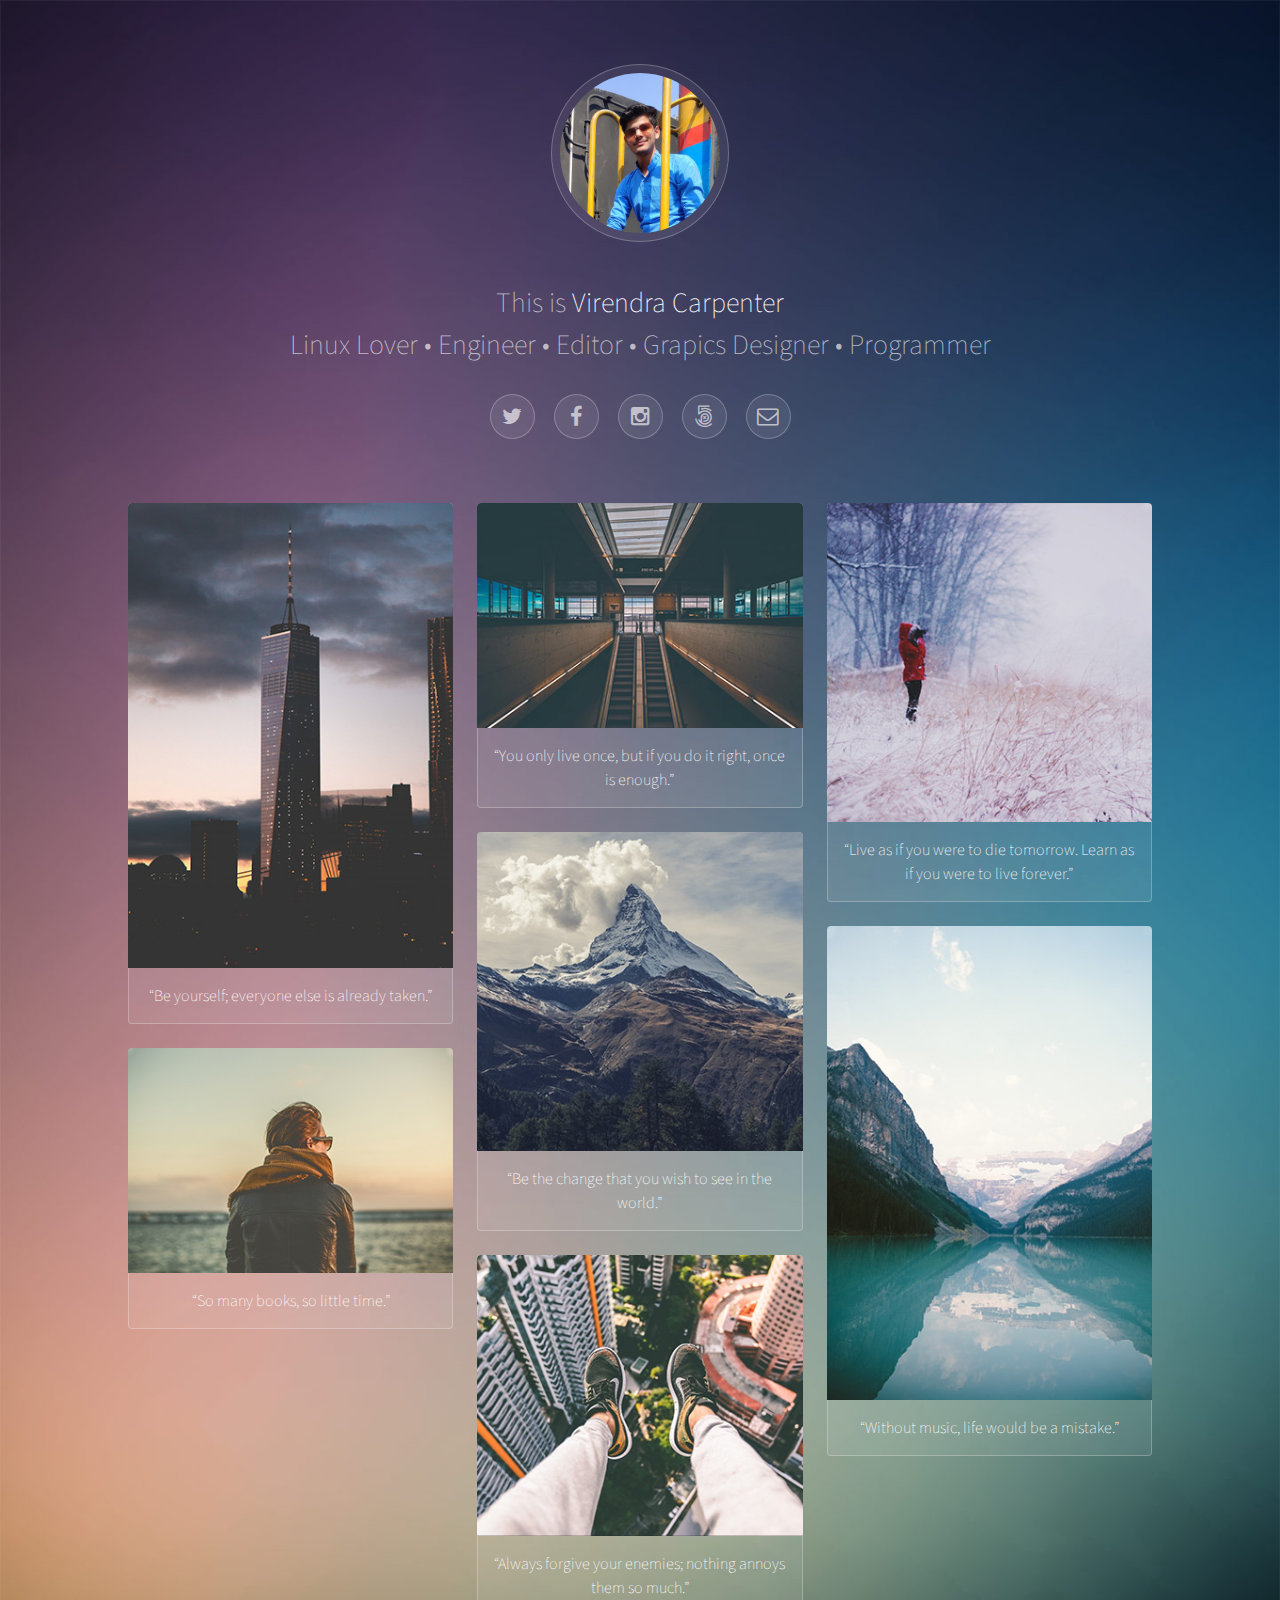
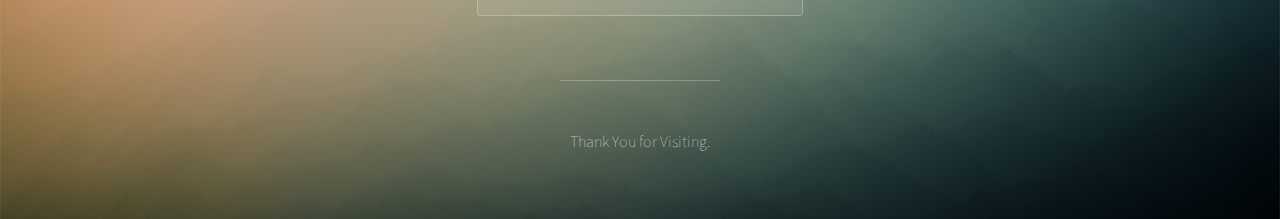
<file: index.html>
<!DOCTYPE HTML>
<html>

<head>
    <title>Virendra Carpenter</title>
    <meta charset="utf-8" />
    <meta name="viewport" content="width=device-width, initial-scale=1" />
    <link rel="stylesheet" href="assets/css/main.css" />
    <link rel="icon" type="image/png" href="/images/icon.png"
</head>

<body>

    <!-- Wrapper -->
    <div id="wrapper">

        <!-- Header -->
        <header id="header">
            <span class="avatar"><img src="images/avatar.jpg" alt="Profile" /></span>
            <h1>This is <strong>Virendra Carpenter</strong><br/> Linux Lover • Engineer • Editor • Grapics Designer • Programmer</h1>
            <ul class="icons">
                <li><a href="https://twitter.com/veecarpenter" class="icon style2 fa-twitter"><span class="label">Twitter</span></a></li>
                <li><a href="https://facebook.com/VvirendraCarpenter" class="icon style2 fa-facebook"><span class="label">Facebook</span></a></li>
                <li><a href="https://instagram.com/virendra_carpenter" class="icon style2 fa-instagram"><span class="label">Instagram</span></a></li>
                <li><a href="https://wwww.linkdin.com/in/virendracarpenter" class="icon style2 fa-500px"><span class="label">Linkdin</span></a></li>
                <li><a href="https://t.me/vee28ji" class="icon style2 fa-envelope-o"><span class="label">Telegram</span></a></li>
            </ul>
        </header>

        <!-- Main -->
        <section id="main">

            <!-- Thumbnails -->
            <section class="thumbnails">
                <div>
                    <a href="images/fulls/01.jpg">
                        <img src="images/thumbs/01.jpg" alt="Be yourself; everyone else is already taken" />
                        <h3>“Be yourself; everyone else is already taken.” </h3>
                    </a>
                    <a href="images/fulls/02.jpg">
                        <img src="images/thumbs/02.jpg" alt="So many books, so little time" />
                        <h3>“So many books, so little time.”</h3>
                    </a>
                </div>
                <div>
                    <a href="images/fulls/03.jpg">
                        <img src="images/thumbs/03.jpg" alt="You only live once, but if you do it right, once is enough" />
                        <h3>“You only live once, but if you do it right, once is enough.”</h3>
                    </a>
                    <a href="images/fulls/04.jpg">
                        <img src="images/thumbs/04.jpg" alt="Be the change that you wish to see in the world" />
                        <h3>“Be the change that you wish to see in the world.” </h3>
                    </a>
                    <a href="images/fulls/05.jpg">
                        <img src="images/thumbs/05.jpg" alt="" />
                        <h3>“Always forgive your enemies; nothing annoys them so much.” </h3>
                    </a>
                </div>
                <div>
                    <a href="images/fulls/06.jpg">
                        <img src="images/thumbs/06.jpg" alt="" />
                        <h3>“Live as if you were to die tomorrow. Learn as if you were to live forever.” </h3>
                    </a>
                    <a href="images/fulls/07.jpg">
                        <img src="images/thumbs/07.jpg" alt="" />
                        <h3>“Without music, life would be a mistake.” </h3>
                    </a>
                </div>
            </section>

        </section>

        <!-- Footer -->
        <footer id="footer">
            <p>Thank You for Visiting.</p>
        </footer>

    </div>

    <!-- Scripts -->
    <script src="assets/js/jquery.min.js"></script>
    <script src="assets/js/jquery.poptrox.min.js"></script>
    <script src="assets/js/skel.min.js"></script>
    <script src="assets/js/main.js"></script>

</body>

</html>
</file>
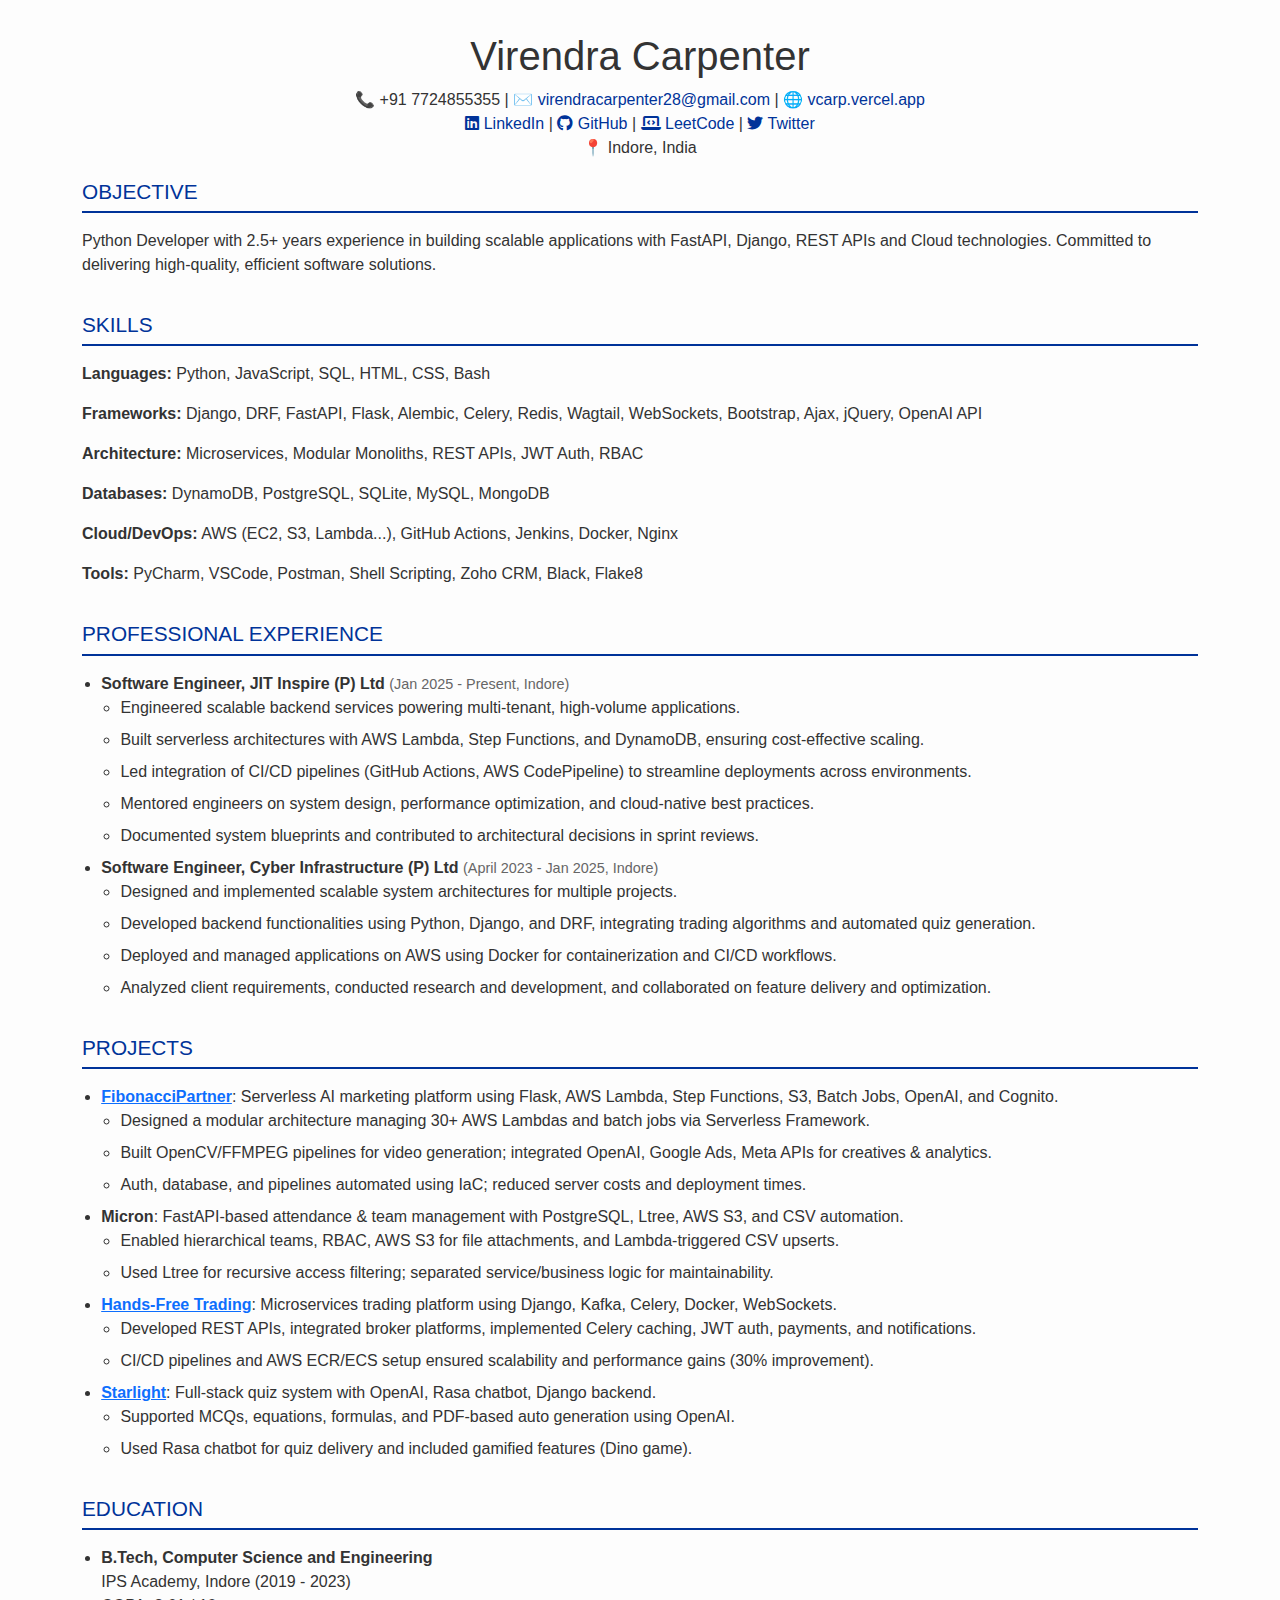
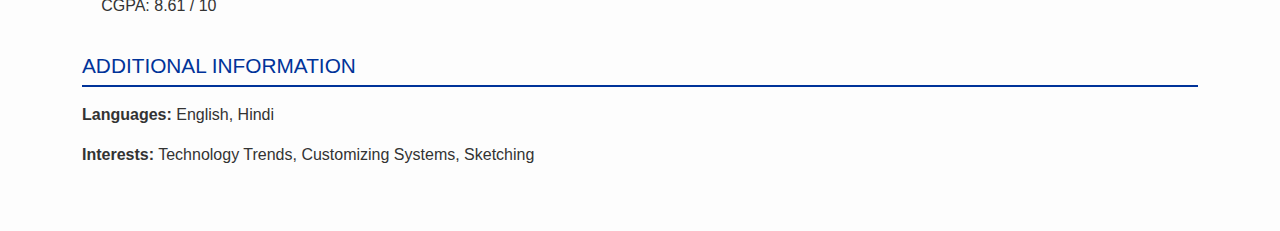
<file: cv/index.html>
<!DOCTYPE html>
<html lang="en">
<head>
  <meta charset="UTF-8" />
  <meta name="viewport" content="width=device-width, initial-scale=1.0" />
  <title>Virendra Carpenter - CV</title>
  <link href="https://cdn.jsdelivr.net/npm/bootstrap@5.3.2/dist/css/bootstrap.min.css" rel="stylesheet">
  <link rel="stylesheet" href="https://cdnjs.cloudflare.com/ajax/libs/font-awesome/6.5.0/css/all.min.css">
  <style>
    body { font-family: 'Segoe UI', Tahoma, Geneva, Verdana, sans-serif; background: #fdfdfd; color: #333; padding: 2rem; }
    .cv-section { margin-bottom: 2rem; }
    .section-title { border-bottom: 2px solid #003399; color: #003399; margin-bottom: 1rem; padding-bottom: 0.25rem; font-size: 1.3rem; text-transform: uppercase; }
    .contact-info a { text-decoration: none; color: #003399; }
    .project-title a { text-decoration: none; color: #003399; font-weight: bold; }
    ul { padding-left: 1.2rem; }
    li { margin-bottom: 0.5rem; }
    .subtext { font-size: 0.9rem; color: #666; }
    .skill-tag { display: inline-block; background: #003399; color: white; padding: 0.2rem 0.5rem; border-radius: 4px; margin: 0.2rem; font-size: 0.9rem; }
  </style>
</head>
<body>
  <div class="container">
    <h1 class="text-center">Virendra Carpenter</h1>
    <p class="text-center contact-info">
      📞 +91 7724855355 | ✉️ <a href="mailto:virendracarpenter28@gmail.com">virendracarpenter28@gmail.com</a> | 🌐 <a href="https://vcarp.vercel.app">vcarp.vercel.app</a><br>
      <a href="https://linkedin.com/in/virendracarpenter"><i class="fab fa-linkedin"></i> LinkedIn</a> |
      <a href="https://github.com/virendracarpenter"><i class="fab fa-github"></i> GitHub</a> |
      <a href="https://leetcode.com/vcarp"><i class="fas fa-laptop-code"></i> LeetCode</a> |
      <a href="https://twitter.com/veecarpenter"><i class="fab fa-twitter"></i> Twitter</a>
      <br>📍 Indore, India
    </p>

    <div class="cv-section">
      <div class="section-title">Objective</div>
      <p>Python Developer with 2.5+ years experience in building scalable applications with FastAPI, Django, REST APIs and Cloud technologies. Committed to delivering high-quality, efficient software solutions.</p>
    </div>

    <div class="cv-section">
      <div class="section-title">Skills</div>
      <p><strong>Languages:</strong> Python, JavaScript, SQL, HTML, CSS, Bash</p>
      <p><strong>Frameworks:</strong> Django, DRF, FastAPI, Flask, Alembic, Celery, Redis, Wagtail, WebSockets, Bootstrap, Ajax, jQuery, OpenAI API</p>
      <p><strong>Architecture:</strong> Microservices, Modular Monoliths, REST APIs, JWT Auth, RBAC</p>
      <p><strong>Databases:</strong> DynamoDB, PostgreSQL, SQLite, MySQL, MongoDB</p>
      <p><strong>Cloud/DevOps:</strong> AWS (EC2, S3, Lambda...), GitHub Actions, Jenkins, Docker, Nginx</p>
      <p><strong>Tools:</strong> PyCharm, VSCode, Postman, Shell Scripting, Zoho CRM, Black, Flake8</p>
    </div>

    <div class="cv-section">
      <div class="section-title">Professional Experience</div>
      <ul>
        <li><strong>Software Engineer, JIT Inspire (P) Ltd</strong> <span class="subtext">(Jan 2025 - Present, Indore)</span>
          <ul>
            <li>Engineered scalable backend services powering multi-tenant, high-volume applications.</li>
            <li>Built serverless architectures with AWS Lambda, Step Functions, and DynamoDB, ensuring cost-effective scaling.</li>
            <li>Led integration of CI/CD pipelines (GitHub Actions, AWS CodePipeline) to streamline deployments across environments.</li>
            <li>Mentored engineers on system design, performance optimization, and cloud-native best practices.</li>
            <li>Documented system blueprints and contributed to architectural decisions in sprint reviews.</li>
          </ul>
        </li>
        <li><strong>Software Engineer, Cyber Infrastructure (P) Ltd</strong> <span class="subtext">(April 2023 - Jan 2025, Indore)</span>
          <ul>
            <li>Designed and implemented scalable system architectures for multiple projects.</li>
            <li>Developed backend functionalities using Python, Django, and DRF, integrating trading algorithms and automated quiz generation.</li>
            <li>Deployed and managed applications on AWS using Docker for containerization and CI/CD workflows.</li>
            <li>Analyzed client requirements, conducted research and development, and collaborated on feature delivery and optimization.</li>
          </ul>
        </li>
      </ul>
    </div>

    <div class="cv-section">
      <div class="section-title">Projects</div>
      <ul>
        <li><strong><a href="https://fibonaccipartner.com">FibonacciPartner</a></strong>: Serverless AI marketing platform using Flask, AWS Lambda, Step Functions, S3, Batch Jobs, OpenAI, and Cognito.
          <ul>
            <li>Designed a modular architecture managing 30+ AWS Lambdas and batch jobs via Serverless Framework.</li>
            <li>Built OpenCV/FFMPEG pipelines for video generation; integrated OpenAI, Google Ads, Meta APIs for creatives & analytics.</li>
            <li>Auth, database, and pipelines automated using IaC; reduced server costs and deployment times.</li>
          </ul>
        </li>
        <li><strong>Micron</strong>: FastAPI-based attendance & team management with PostgreSQL, Ltree, AWS S3, and CSV automation.
          <ul>
            <li>Enabled hierarchical teams, RBAC, AWS S3 for file attachments, and Lambda-triggered CSV upserts.</li>
            <li>Used Ltree for recursive access filtering; separated service/business logic for maintainability.</li>
          </ul>
        </li>
        <li><strong><a href="https://hands-free.trading">Hands-Free Trading</a></strong>: Microservices trading platform using Django, Kafka, Celery, Docker, WebSockets.
          <ul>
            <li>Developed REST APIs, integrated broker platforms, implemented Celery caching, JWT auth, payments, and notifications.</li>
            <li>CI/CD pipelines and AWS ECR/ECS setup ensured scalability and performance gains (30% improvement).</li>
          </ul>
        </li>
        <li><strong><a href="https://thestarlight.org">Starlight</a></strong>: Full-stack quiz system with OpenAI, Rasa chatbot, Django backend.
          <ul>
            <li>Supported MCQs, equations, formulas, and PDF-based auto generation using OpenAI.</li>
            <li>Used Rasa chatbot for quiz delivery and included gamified features (Dino game).</li>
          </ul>
        </li>
      </ul>
    </div>

    <div class="cv-section">
      <div class="section-title">Education</div>
      <ul>
        <li><strong>B.Tech, Computer Science and Engineering</strong><br>
          IPS Academy, Indore (2019 - 2023)<br>
          CGPA: 8.61 / 10
        </li>
      </ul>
    </div>

    <div class="cv-section">
      <div class="section-title">Additional Information</div>
      <p><strong>Languages:</strong> English, Hindi</p>
      <p><strong>Interests:</strong> Technology Trends, Customizing Systems, Sketching</p>
    </div>

  </div>
</body>
</html>
</file>
<file: assets/css/main.css>
@charset "UTF-8";
@import url(font-awesome.min.css);
@import url("http://fonts.googleapis.com/css?family=Source+Sans+Pro:200");

/*
	Visualize by TEMPLATED
	templated.co @templatedco
	Released for free under the Creative Commons Attribution 3.0 license (templated.co/license)
*/

/* Reset */

	html, body, div, span, applet, object, iframe, h1, h2, h3, h4, h5, h6, p, blockquote, pre, a, abbr, acronym, address, big, cite, code, del, dfn, em, img, ins, kbd, q, s, samp, small, strike, strong, sub, sup, tt, var, b, u, i, center, dl, dt, dd, ol, ul, li, fieldset, form, label, legend, table, caption, tbody, tfoot, thead, tr, th, td, article, aside, canvas, details, embed, figure, figcaption, footer, header, hgroup, menu, nav, output, ruby, section, summary, time, mark, audio, video {
		margin: 0;
		padding: 0;
		border: 0;
		font-size: 100%;
		font: inherit;
		vertical-align: baseline;
	}

	article, aside, details, figcaption, figure, footer, header, hgroup, menu, nav, section {
		display: block;
	}

	body {
		line-height: 1;
	}

	ol, ul {
		list-style: none;
	}

	blockquote, q {
		quotes: none;
	}

	blockquote:before, blockquote:after, q:before, q:after {
		content: '';
		content: none;
	}

	table {
		border-collapse: collapse;
		border-spacing: 0;
	}

	body {
		-webkit-text-size-adjust: none;
	}

/* Box Model */

	*, *:before, *:after {
		-moz-box-sizing: border-box;
		-webkit-box-sizing: border-box;
		box-sizing: border-box;
	}

/* Grid */

	.row {
		border-bottom: solid 1px transparent;
		-moz-box-sizing: border-box;
		-webkit-box-sizing: border-box;
		box-sizing: border-box;
	}

	.row > * {
		float: left;
		-moz-box-sizing: border-box;
		-webkit-box-sizing: border-box;
		box-sizing: border-box;
	}

	.row:after, .row:before {
		content: '';
		display: block;
		clear: both;
		height: 0;
	}

	.row.uniform > * > :first-child {
		margin-top: 0;
	}

	.row.uniform > * > :last-child {
		margin-bottom: 0;
	}

	.row.\30 \25 > * {
		padding: 0 0 0 0em;
	}

	.row.\30 \25 {
		margin: 0 0 -1px 0em;
	}

	.row.uniform.\30 \25 > * {
		padding: 0em 0 0 0em;
	}

	.row.uniform.\30 \25 {
		margin: 0em 0 -1px 0em;
	}

	.row > * {
		padding: 0 0 0 2em;
	}

	.row {
		margin: 0 0 -1px -2em;
	}

	.row.uniform > * {
		padding: 2em 0 0 2em;
	}

	.row.uniform {
		margin: -2em 0 -1px -2em;
	}

	.row.\32 00\25 > * {
		padding: 0 0 0 4em;
	}

	.row.\32 00\25 {
		margin: 0 0 -1px -4em;
	}

	.row.uniform.\32 00\25 > * {
		padding: 4em 0 0 4em;
	}

	.row.uniform.\32 00\25 {
		margin: -4em 0 -1px -4em;
	}

	.row.\31 50\25 > * {
		padding: 0 0 0 3em;
	}

	.row.\31 50\25 {
		margin: 0 0 -1px -3em;
	}

	.row.uniform.\31 50\25 > * {
		padding: 3em 0 0 3em;
	}

	.row.uniform.\31 50\25 {
		margin: -3em 0 -1px -3em;
	}

	.row.\35 0\25 > * {
		padding: 0 0 0 1em;
	}

	.row.\35 0\25 {
		margin: 0 0 -1px -1em;
	}

	.row.uniform.\35 0\25 > * {
		padding: 1em 0 0 1em;
	}

	.row.uniform.\35 0\25 {
		margin: -1em 0 -1px -1em;
	}

	.row.\32 5\25 > * {
		padding: 0 0 0 0.5em;
	}

	.row.\32 5\25 {
		margin: 0 0 -1px -0.5em;
	}

	.row.uniform.\32 5\25 > * {
		padding: 0.5em 0 0 0.5em;
	}

	.row.uniform.\32 5\25 {
		margin: -0.5em 0 -1px -0.5em;
	}

	.\31 2u, .\31 2u\24 {
		width: 100%;
		clear: none;
		margin-left: 0;
	}

	.\31 1u, .\31 1u\24 {
		width: 91.6666666667%;
		clear: none;
		margin-left: 0;
	}

	.\31 0u, .\31 0u\24 {
		width: 83.3333333333%;
		clear: none;
		margin-left: 0;
	}

	.\39 u, .\39 u\24 {
		width: 75%;
		clear: none;
		margin-left: 0;
	}

	.\38 u, .\38 u\24 {
		width: 66.6666666667%;
		clear: none;
		margin-left: 0;
	}

	.\37 u, .\37 u\24 {
		width: 58.3333333333%;
		clear: none;
		margin-left: 0;
	}

	.\36 u, .\36 u\24 {
		width: 50%;
		clear: none;
		margin-left: 0;
	}

	.\35 u, .\35 u\24 {
		width: 41.6666666667%;
		clear: none;
		margin-left: 0;
	}

	.\34 u, .\34 u\24 {
		width: 33.3333333333%;
		clear: none;
		margin-left: 0;
	}

	.\33 u, .\33 u\24 {
		width: 25%;
		clear: none;
		margin-left: 0;
	}

	.\32 u, .\32 u\24 {
		width: 16.6666666667%;
		clear: none;
		margin-left: 0;
	}

	.\31 u, .\31 u\24 {
		width: 8.3333333333%;
		clear: none;
		margin-left: 0;
	}

	.\31 2u\24 + *,
	.\31 1u\24 + *,
	.\31 0u\24 + *,
	.\39 u\24 + *,
	.\38 u\24 + *,
	.\37 u\24 + *,
	.\36 u\24 + *,
	.\35 u\24 + *,
	.\34 u\24 + *,
	.\33 u\24 + *,
	.\32 u\24 + *,
	.\31 u\24 + * {
		clear: left;
	}

	.\-11u {
		margin-left: 91.66667%;
	}

	.\-10u {
		margin-left: 83.33333%;
	}

	.\-9u {
		margin-left: 75%;
	}

	.\-8u {
		margin-left: 66.66667%;
	}

	.\-7u {
		margin-left: 58.33333%;
	}

	.\-6u {
		margin-left: 50%;
	}

	.\-5u {
		margin-left: 41.66667%;
	}

	.\-4u {
		margin-left: 33.33333%;
	}

	.\-3u {
		margin-left: 25%;
	}

	.\-2u {
		margin-left: 16.66667%;
	}

	.\-1u {
		margin-left: 8.33333%;
	}

	@media screen and (max-width: 1680px) {

		.row > * {
			padding: 0 0 0 2em;
		}

		.row {
			margin: 0 0 -1px -2em;
		}

		.row.uniform > * {
			padding: 2em 0 0 2em;
		}

		.row.uniform {
			margin: -2em 0 -1px -2em;
		}

		.row.\32 00\25 > * {
			padding: 0 0 0 4em;
		}

		.row.\32 00\25 {
			margin: 0 0 -1px -4em;
		}

		.row.uniform.\32 00\25 > * {
			padding: 4em 0 0 4em;
		}

		.row.uniform.\32 00\25 {
			margin: -4em 0 -1px -4em;
		}

		.row.\31 50\25 > * {
			padding: 0 0 0 3em;
		}

		.row.\31 50\25 {
			margin: 0 0 -1px -3em;
		}

		.row.uniform.\31 50\25 > * {
			padding: 3em 0 0 3em;
		}

		.row.uniform.\31 50\25 {
			margin: -3em 0 -1px -3em;
		}

		.row.\35 0\25 > * {
			padding: 0 0 0 1em;
		}

		.row.\35 0\25 {
			margin: 0 0 -1px -1em;
		}

		.row.uniform.\35 0\25 > * {
			padding: 1em 0 0 1em;
		}

		.row.uniform.\35 0\25 {
			margin: -1em 0 -1px -1em;
		}

		.row.\32 5\25 > * {
			padding: 0 0 0 0.5em;
		}

		.row.\32 5\25 {
			margin: 0 0 -1px -0.5em;
		}

		.row.uniform.\32 5\25 > * {
			padding: 0.5em 0 0 0.5em;
		}

		.row.uniform.\32 5\25 {
			margin: -0.5em 0 -1px -0.5em;
		}

		.\31 2u\28xlarge\29, .\31 2u\24\28xlarge\29 {
			width: 100%;
			clear: none;
			margin-left: 0;
		}

		.\31 1u\28xlarge\29, .\31 1u\24\28xlarge\29 {
			width: 91.6666666667%;
			clear: none;
			margin-left: 0;
		}

		.\31 0u\28xlarge\29, .\31 0u\24\28xlarge\29 {
			width: 83.3333333333%;
			clear: none;
			margin-left: 0;
		}

		.\39 u\28xlarge\29, .\39 u\24\28xlarge\29 {
			width: 75%;
			clear: none;
			margin-left: 0;
		}

		.\38 u\28xlarge\29, .\38 u\24\28xlarge\29 {
			width: 66.6666666667%;
			clear: none;
			margin-left: 0;
		}

		.\37 u\28xlarge\29, .\37 u\24\28xlarge\29 {
			width: 58.3333333333%;
			clear: none;
			margin-left: 0;
		}

		.\36 u\28xlarge\29, .\36 u\24\28xlarge\29 {
			width: 50%;
			clear: none;
			margin-left: 0;
		}

		.\35 u\28xlarge\29, .\35 u\24\28xlarge\29 {
			width: 41.6666666667%;
			clear: none;
			margin-left: 0;
		}

		.\34 u\28xlarge\29, .\34 u\24\28xlarge\29 {
			width: 33.3333333333%;
			clear: none;
			margin-left: 0;
		}

		.\33 u\28xlarge\29, .\33 u\24\28xlarge\29 {
			width: 25%;
			clear: none;
			margin-left: 0;
		}

		.\32 u\28xlarge\29, .\32 u\24\28xlarge\29 {
			width: 16.6666666667%;
			clear: none;
			margin-left: 0;
		}

		.\31 u\28xlarge\29, .\31 u\24\28xlarge\29 {
			width: 8.3333333333%;
			clear: none;
			margin-left: 0;
		}

		.\31 2u\24\28xlarge\29 + *,
		.\31 1u\24\28xlarge\29 + *,
		.\31 0u\24\28xlarge\29 + *,
		.\39 u\24\28xlarge\29 + *,
		.\38 u\24\28xlarge\29 + *,
		.\37 u\24\28xlarge\29 + *,
		.\36 u\24\28xlarge\29 + *,
		.\35 u\24\28xlarge\29 + *,
		.\34 u\24\28xlarge\29 + *,
		.\33 u\24\28xlarge\29 + *,
		.\32 u\24\28xlarge\29 + *,
		.\31 u\24\28xlarge\29 + * {
			clear: left;
		}

		.\-11u\28xlarge\29 {
			margin-left: 91.66667%;
		}

		.\-10u\28xlarge\29 {
			margin-left: 83.33333%;
		}

		.\-9u\28xlarge\29 {
			margin-left: 75%;
		}

		.\-8u\28xlarge\29 {
			margin-left: 66.66667%;
		}

		.\-7u\28xlarge\29 {
			margin-left: 58.33333%;
		}

		.\-6u\28xlarge\29 {
			margin-left: 50%;
		}

		.\-5u\28xlarge\29 {
			margin-left: 41.66667%;
		}

		.\-4u\28xlarge\29 {
			margin-left: 33.33333%;
		}

		.\-3u\28xlarge\29 {
			margin-left: 25%;
		}

		.\-2u\28xlarge\29 {
			margin-left: 16.66667%;
		}

		.\-1u\28xlarge\29 {
			margin-left: 8.33333%;
		}

	}

	@media screen and (max-width: 1280px) {

		.row > * {
			padding: 0 0 0 2em;
		}

		.row {
			margin: 0 0 -1px -2em;
		}

		.row.uniform > * {
			padding: 2em 0 0 2em;
		}

		.row.uniform {
			margin: -2em 0 -1px -2em;
		}

		.row.\32 00\25 > * {
			padding: 0 0 0 4em;
		}

		.row.\32 00\25 {
			margin: 0 0 -1px -4em;
		}

		.row.uniform.\32 00\25 > * {
			padding: 4em 0 0 4em;
		}

		.row.uniform.\32 00\25 {
			margin: -4em 0 -1px -4em;
		}

		.row.\31 50\25 > * {
			padding: 0 0 0 3em;
		}

		.row.\31 50\25 {
			margin: 0 0 -1px -3em;
		}

		.row.uniform.\31 50\25 > * {
			padding: 3em 0 0 3em;
		}

		.row.uniform.\31 50\25 {
			margin: -3em 0 -1px -3em;
		}

		.row.\35 0\25 > * {
			padding: 0 0 0 1em;
		}

		.row.\35 0\25 {
			margin: 0 0 -1px -1em;
		}

		.row.uniform.\35 0\25 > * {
			padding: 1em 0 0 1em;
		}

		.row.uniform.\35 0\25 {
			margin: -1em 0 -1px -1em;
		}

		.row.\32 5\25 > * {
			padding: 0 0 0 0.5em;
		}

		.row.\32 5\25 {
			margin: 0 0 -1px -0.5em;
		}

		.row.uniform.\32 5\25 > * {
			padding: 0.5em 0 0 0.5em;
		}

		.row.uniform.\32 5\25 {
			margin: -0.5em 0 -1px -0.5em;
		}

		.\31 2u\28large\29, .\31 2u\24\28large\29 {
			width: 100%;
			clear: none;
			margin-left: 0;
		}

		.\31 1u\28large\29, .\31 1u\24\28large\29 {
			width: 91.6666666667%;
			clear: none;
			margin-left: 0;
		}

		.\31 0u\28large\29, .\31 0u\24\28large\29 {
			width: 83.3333333333%;
			clear: none;
			margin-left: 0;
		}

		.\39 u\28large\29, .\39 u\24\28large\29 {
			width: 75%;
			clear: none;
			margin-left: 0;
		}

		.\38 u\28large\29, .\38 u\24\28large\29 {
			width: 66.6666666667%;
			clear: none;
			margin-left: 0;
		}

		.\37 u\28large\29, .\37 u\24\28large\29 {
			width: 58.3333333333%;
			clear: none;
			margin-left: 0;
		}

		.\36 u\28large\29, .\36 u\24\28large\29 {
			width: 50%;
			clear: none;
			margin-left: 0;
		}

		.\35 u\28large\29, .\35 u\24\28large\29 {
			width: 41.6666666667%;
			clear: none;
			margin-left: 0;
		}

		.\34 u\28large\29, .\34 u\24\28large\29 {
			width: 33.3333333333%;
			clear: none;
			margin-left: 0;
		}

		.\33 u\28large\29, .\33 u\24\28large\29 {
			width: 25%;
			clear: none;
			margin-left: 0;
		}

		.\32 u\28large\29, .\32 u\24\28large\29 {
			width: 16.6666666667%;
			clear: none;
			margin-left: 0;
		}

		.\31 u\28large\29, .\31 u\24\28large\29 {
			width: 8.3333333333%;
			clear: none;
			margin-left: 0;
		}

		.\31 2u\24\28large\29 + *,
		.\31 1u\24\28large\29 + *,
		.\31 0u\24\28large\29 + *,
		.\39 u\24\28large\29 + *,
		.\38 u\24\28large\29 + *,
		.\37 u\24\28large\29 + *,
		.\36 u\24\28large\29 + *,
		.\35 u\24\28large\29 + *,
		.\34 u\24\28large\29 + *,
		.\33 u\24\28large\29 + *,
		.\32 u\24\28large\29 + *,
		.\31 u\24\28large\29 + * {
			clear: left;
		}

		.\-11u\28large\29 {
			margin-left: 91.66667%;
		}

		.\-10u\28large\29 {
			margin-left: 83.33333%;
		}

		.\-9u\28large\29 {
			margin-left: 75%;
		}

		.\-8u\28large\29 {
			margin-left: 66.66667%;
		}

		.\-7u\28large\29 {
			margin-left: 58.33333%;
		}

		.\-6u\28large\29 {
			margin-left: 50%;
		}

		.\-5u\28large\29 {
			margin-left: 41.66667%;
		}

		.\-4u\28large\29 {
			margin-left: 33.33333%;
		}

		.\-3u\28large\29 {
			margin-left: 25%;
		}

		.\-2u\28large\29 {
			margin-left: 16.66667%;
		}

		.\-1u\28large\29 {
			margin-left: 8.33333%;
		}

	}

	@media screen and (max-width: 980px) {

		.row > * {
			padding: 0 0 0 2em;
		}

		.row {
			margin: 0 0 -1px -2em;
		}

		.row.uniform > * {
			padding: 2em 0 0 2em;
		}

		.row.uniform {
			margin: -2em 0 -1px -2em;
		}

		.row.\32 00\25 > * {
			padding: 0 0 0 4em;
		}

		.row.\32 00\25 {
			margin: 0 0 -1px -4em;
		}

		.row.uniform.\32 00\25 > * {
			padding: 4em 0 0 4em;
		}

		.row.uniform.\32 00\25 {
			margin: -4em 0 -1px -4em;
		}

		.row.\31 50\25 > * {
			padding: 0 0 0 3em;
		}

		.row.\31 50\25 {
			margin: 0 0 -1px -3em;
		}

		.row.uniform.\31 50\25 > * {
			padding: 3em 0 0 3em;
		}

		.row.uniform.\31 50\25 {
			margin: -3em 0 -1px -3em;
		}

		.row.\35 0\25 > * {
			padding: 0 0 0 1em;
		}

		.row.\35 0\25 {
			margin: 0 0 -1px -1em;
		}

		.row.uniform.\35 0\25 > * {
			padding: 1em 0 0 1em;
		}

		.row.uniform.\35 0\25 {
			margin: -1em 0 -1px -1em;
		}

		.row.\32 5\25 > * {
			padding: 0 0 0 0.5em;
		}

		.row.\32 5\25 {
			margin: 0 0 -1px -0.5em;
		}

		.row.uniform.\32 5\25 > * {
			padding: 0.5em 0 0 0.5em;
		}

		.row.uniform.\32 5\25 {
			margin: -0.5em 0 -1px -0.5em;
		}

		.\31 2u\28medium\29, .\31 2u\24\28medium\29 {
			width: 100%;
			clear: none;
			margin-left: 0;
		}

		.\31 1u\28medium\29, .\31 1u\24\28medium\29 {
			width: 91.6666666667%;
			clear: none;
			margin-left: 0;
		}

		.\31 0u\28medium\29, .\31 0u\24\28medium\29 {
			width: 83.3333333333%;
			clear: none;
			margin-left: 0;
		}

		.\39 u\28medium\29, .\39 u\24\28medium\29 {
			width: 75%;
			clear: none;
			margin-left: 0;
		}

		.\38 u\28medium\29, .\38 u\24\28medium\29 {
			width: 66.6666666667%;
			clear: none;
			margin-left: 0;
		}

		.\37 u\28medium\29, .\37 u\24\28medium\29 {
			width: 58.3333333333%;
			clear: none;
			margin-left: 0;
		}

		.\36 u\28medium\29, .\36 u\24\28medium\29 {
			width: 50%;
			clear: none;
			margin-left: 0;
		}

		.\35 u\28medium\29, .\35 u\24\28medium\29 {
			width: 41.6666666667%;
			clear: none;
			margin-left: 0;
		}

		.\34 u\28medium\29, .\34 u\24\28medium\29 {
			width: 33.3333333333%;
			clear: none;
			margin-left: 0;
		}

		.\33 u\28medium\29, .\33 u\24\28medium\29 {
			width: 25%;
			clear: none;
			margin-left: 0;
		}

		.\32 u\28medium\29, .\32 u\24\28medium\29 {
			width: 16.6666666667%;
			clear: none;
			margin-left: 0;
		}

		.\31 u\28medium\29, .\31 u\24\28medium\29 {
			width: 8.3333333333%;
			clear: none;
			margin-left: 0;
		}

		.\31 2u\24\28medium\29 + *,
		.\31 1u\24\28medium\29 + *,
		.\31 0u\24\28medium\29 + *,
		.\39 u\24\28medium\29 + *,
		.\38 u\24\28medium\29 + *,
		.\37 u\24\28medium\29 + *,
		.\36 u\24\28medium\29 + *,
		.\35 u\24\28medium\29 + *,
		.\34 u\24\28medium\29 + *,
		.\33 u\24\28medium\29 + *,
		.\32 u\24\28medium\29 + *,
		.\31 u\24\28medium\29 + * {
			clear: left;
		}

		.\-11u\28medium\29 {
			margin-left: 91.66667%;
		}

		.\-10u\28medium\29 {
			margin-left: 83.33333%;
		}

		.\-9u\28medium\29 {
			margin-left: 75%;
		}

		.\-8u\28medium\29 {
			margin-left: 66.66667%;
		}

		.\-7u\28medium\29 {
			margin-left: 58.33333%;
		}

		.\-6u\28medium\29 {
			margin-left: 50%;
		}

		.\-5u\28medium\29 {
			margin-left: 41.66667%;
		}

		.\-4u\28medium\29 {
			margin-left: 33.33333%;
		}

		.\-3u\28medium\29 {
			margin-left: 25%;
		}

		.\-2u\28medium\29 {
			margin-left: 16.66667%;
		}

		.\-1u\28medium\29 {
			margin-left: 8.33333%;
		}

	}

	@media screen and (max-width: 736px) {

		.row > * {
			padding: 0 0 0 2em;
		}

		.row {
			margin: 0 0 -1px -2em;
		}

		.row.uniform > * {
			padding: 2em 0 0 2em;
		}

		.row.uniform {
			margin: -2em 0 -1px -2em;
		}

		.row.\32 00\25 > * {
			padding: 0 0 0 4em;
		}

		.row.\32 00\25 {
			margin: 0 0 -1px -4em;
		}

		.row.uniform.\32 00\25 > * {
			padding: 4em 0 0 4em;
		}

		.row.uniform.\32 00\25 {
			margin: -4em 0 -1px -4em;
		}

		.row.\31 50\25 > * {
			padding: 0 0 0 3em;
		}

		.row.\31 50\25 {
			margin: 0 0 -1px -3em;
		}

		.row.uniform.\31 50\25 > * {
			padding: 3em 0 0 3em;
		}

		.row.uniform.\31 50\25 {
			margin: -3em 0 -1px -3em;
		}

		.row.\35 0\25 > * {
			padding: 0 0 0 1em;
		}

		.row.\35 0\25 {
			margin: 0 0 -1px -1em;
		}

		.row.uniform.\35 0\25 > * {
			padding: 1em 0 0 1em;
		}

		.row.uniform.\35 0\25 {
			margin: -1em 0 -1px -1em;
		}

		.row.\32 5\25 > * {
			padding: 0 0 0 0.5em;
		}

		.row.\32 5\25 {
			margin: 0 0 -1px -0.5em;
		}

		.row.uniform.\32 5\25 > * {
			padding: 0.5em 0 0 0.5em;
		}

		.row.uniform.\32 5\25 {
			margin: -0.5em 0 -1px -0.5em;
		}

		.\31 2u\28small\29, .\31 2u\24\28small\29 {
			width: 100%;
			clear: none;
			margin-left: 0;
		}

		.\31 1u\28small\29, .\31 1u\24\28small\29 {
			width: 91.6666666667%;
			clear: none;
			margin-left: 0;
		}

		.\31 0u\28small\29, .\31 0u\24\28small\29 {
			width: 83.3333333333%;
			clear: none;
			margin-left: 0;
		}

		.\39 u\28small\29, .\39 u\24\28small\29 {
			width: 75%;
			clear: none;
			margin-left: 0;
		}

		.\38 u\28small\29, .\38 u\24\28small\29 {
			width: 66.6666666667%;
			clear: none;
			margin-left: 0;
		}

		.\37 u\28small\29, .\37 u\24\28small\29 {
			width: 58.3333333333%;
			clear: none;
			margin-left: 0;
		}

		.\36 u\28small\29, .\36 u\24\28small\29 {
			width: 50%;
			clear: none;
			margin-left: 0;
		}

		.\35 u\28small\29, .\35 u\24\28small\29 {
			width: 41.6666666667%;
			clear: none;
			margin-left: 0;
		}

		.\34 u\28small\29, .\34 u\24\28small\29 {
			width: 33.3333333333%;
			clear: none;
			margin-left: 0;
		}

		.\33 u\28small\29, .\33 u\24\28small\29 {
			width: 25%;
			clear: none;
			margin-left: 0;
		}

		.\32 u\28small\29, .\32 u\24\28small\29 {
			width: 16.6666666667%;
			clear: none;
			margin-left: 0;
		}

		.\31 u\28small\29, .\31 u\24\28small\29 {
			width: 8.3333333333%;
			clear: none;
			margin-left: 0;
		}

		.\31 2u\24\28small\29 + *,
		.\31 1u\24\28small\29 + *,
		.\31 0u\24\28small\29 + *,
		.\39 u\24\28small\29 + *,
		.\38 u\24\28small\29 + *,
		.\37 u\24\28small\29 + *,
		.\36 u\24\28small\29 + *,
		.\35 u\24\28small\29 + *,
		.\34 u\24\28small\29 + *,
		.\33 u\24\28small\29 + *,
		.\32 u\24\28small\29 + *,
		.\31 u\24\28small\29 + * {
			clear: left;
		}

		.\-11u\28small\29 {
			margin-left: 91.66667%;
		}

		.\-10u\28small\29 {
			margin-left: 83.33333%;
		}

		.\-9u\28small\29 {
			margin-left: 75%;
		}

		.\-8u\28small\29 {
			margin-left: 66.66667%;
		}

		.\-7u\28small\29 {
			margin-left: 58.33333%;
		}

		.\-6u\28small\29 {
			margin-left: 50%;
		}

		.\-5u\28small\29 {
			margin-left: 41.66667%;
		}

		.\-4u\28small\29 {
			margin-left: 33.33333%;
		}

		.\-3u\28small\29 {
			margin-left: 25%;
		}

		.\-2u\28small\29 {
			margin-left: 16.66667%;
		}

		.\-1u\28small\29 {
			margin-left: 8.33333%;
		}

	}

	@media screen and (max-width: 480px) {

		.row > * {
			padding: 0 0 0 2em;
		}

		.row {
			margin: 0 0 -1px -2em;
		}

		.row.uniform > * {
			padding: 2em 0 0 2em;
		}

		.row.uniform {
			margin: -2em 0 -1px -2em;
		}

		.row.\32 00\25 > * {
			padding: 0 0 0 4em;
		}

		.row.\32 00\25 {
			margin: 0 0 -1px -4em;
		}

		.row.uniform.\32 00\25 > * {
			padding: 4em 0 0 4em;
		}

		.row.uniform.\32 00\25 {
			margin: -4em 0 -1px -4em;
		}

		.row.\31 50\25 > * {
			padding: 0 0 0 3em;
		}

		.row.\31 50\25 {
			margin: 0 0 -1px -3em;
		}

		.row.uniform.\31 50\25 > * {
			padding: 3em 0 0 3em;
		}

		.row.uniform.\31 50\25 {
			margin: -3em 0 -1px -3em;
		}

		.row.\35 0\25 > * {
			padding: 0 0 0 1em;
		}

		.row.\35 0\25 {
			margin: 0 0 -1px -1em;
		}

		.row.uniform.\35 0\25 > * {
			padding: 1em 0 0 1em;
		}

		.row.uniform.\35 0\25 {
			margin: -1em 0 -1px -1em;
		}

		.row.\32 5\25 > * {
			padding: 0 0 0 0.5em;
		}

		.row.\32 5\25 {
			margin: 0 0 -1px -0.5em;
		}

		.row.uniform.\32 5\25 > * {
			padding: 0.5em 0 0 0.5em;
		}

		.row.uniform.\32 5\25 {
			margin: -0.5em 0 -1px -0.5em;
		}

		.\31 2u\28xsmall\29, .\31 2u\24\28xsmall\29 {
			width: 100%;
			clear: none;
			margin-left: 0;
		}

		.\31 1u\28xsmall\29, .\31 1u\24\28xsmall\29 {
			width: 91.6666666667%;
			clear: none;
			margin-left: 0;
		}

		.\31 0u\28xsmall\29, .\31 0u\24\28xsmall\29 {
			width: 83.3333333333%;
			clear: none;
			margin-left: 0;
		}

		.\39 u\28xsmall\29, .\39 u\24\28xsmall\29 {
			width: 75%;
			clear: none;
			margin-left: 0;
		}

		.\38 u\28xsmall\29, .\38 u\24\28xsmall\29 {
			width: 66.6666666667%;
			clear: none;
			margin-left: 0;
		}

		.\37 u\28xsmall\29, .\37 u\24\28xsmall\29 {
			width: 58.3333333333%;
			clear: none;
			margin-left: 0;
		}

		.\36 u\28xsmall\29, .\36 u\24\28xsmall\29 {
			width: 50%;
			clear: none;
			margin-left: 0;
		}

		.\35 u\28xsmall\29, .\35 u\24\28xsmall\29 {
			width: 41.6666666667%;
			clear: none;
			margin-left: 0;
		}

		.\34 u\28xsmall\29, .\34 u\24\28xsmall\29 {
			width: 33.3333333333%;
			clear: none;
			margin-left: 0;
		}

		.\33 u\28xsmall\29, .\33 u\24\28xsmall\29 {
			width: 25%;
			clear: none;
			margin-left: 0;
		}

		.\32 u\28xsmall\29, .\32 u\24\28xsmall\29 {
			width: 16.6666666667%;
			clear: none;
			margin-left: 0;
		}

		.\31 u\28xsmall\29, .\31 u\24\28xsmall\29 {
			width: 8.3333333333%;
			clear: none;
			margin-left: 0;
		}

		.\31 2u\24\28xsmall\29 + *,
		.\31 1u\24\28xsmall\29 + *,
		.\31 0u\24\28xsmall\29 + *,
		.\39 u\24\28xsmall\29 + *,
		.\38 u\24\28xsmall\29 + *,
		.\37 u\24\28xsmall\29 + *,
		.\36 u\24\28xsmall\29 + *,
		.\35 u\24\28xsmall\29 + *,
		.\34 u\24\28xsmall\29 + *,
		.\33 u\24\28xsmall\29 + *,
		.\32 u\24\28xsmall\29 + *,
		.\31 u\24\28xsmall\29 + * {
			clear: left;
		}

		.\-11u\28xsmall\29 {
			margin-left: 91.66667%;
		}

		.\-10u\28xsmall\29 {
			margin-left: 83.33333%;
		}

		.\-9u\28xsmall\29 {
			margin-left: 75%;
		}

		.\-8u\28xsmall\29 {
			margin-left: 66.66667%;
		}

		.\-7u\28xsmall\29 {
			margin-left: 58.33333%;
		}

		.\-6u\28xsmall\29 {
			margin-left: 50%;
		}

		.\-5u\28xsmall\29 {
			margin-left: 41.66667%;
		}

		.\-4u\28xsmall\29 {
			margin-left: 33.33333%;
		}

		.\-3u\28xsmall\29 {
			margin-left: 25%;
		}

		.\-2u\28xsmall\29 {
			margin-left: 16.66667%;
		}

		.\-1u\28xsmall\29 {
			margin-left: 8.33333%;
		}

	}

/* Basic */

	@-ms-viewport {
		width: device-width;
	}

	body {
		-ms-overflow-style: scrollbar;
	}

	@media screen and (max-width: 480px) {

		html, body {
			min-width: 320px;
		}

	}

	body {
		background-color: #000;
		background-image: url("../../images/bg.jpg");
		background-size: cover;
		background-position: top center;
	}

		body.is-loading *, body.is-loading *:before, body.is-loading *:after {
			-moz-animation: none !important;
			-webkit-animation: none !important;
			-ms-animation: none !important;
			animation: none !important;
			-moz-transition: none !important;
			-webkit-transition: none !important;
			-ms-transition: none !important;
			transition: none !important;
		}

/* Type */

	body, input, select, textarea {
		color: rgba(255, 255, 255, 0.65);
		font-family: "Source Sans Pro", Helvetica, sans-serif;
		font-size: 13pt;
		font-weight: 200;
		line-height: 1.65;
	}

		@media screen and (max-width: 1280px) {

			body, input, select, textarea {
				font-size: 12pt;
			}

		}

	a {
		color: inherit;
		text-decoration: none;
		border-bottom: dotted 1px rgba(255, 255, 255, 0.35);
		-moz-transition: border-bottom-color 0.2s ease-in-out, color 0.2s ease-in-out;
		-webkit-transition: border-bottom-color 0.2s ease-in-out, color 0.2s ease-in-out;
		-ms-transition: border-bottom-color 0.2s ease-in-out, color 0.2s ease-in-out;
		transition: border-bottom-color 0.2s ease-in-out, color 0.2s ease-in-out;
	}

		a:hover {
			color: #ffffff;
			border-bottom-color: transparent;
		}

	strong, b {
		color: #ffffff;
		font-weight: 200;
	}

	em, i {
		font-style: italic;
	}

	p {
		margin: 0 0 2em 0;
	}

	h1, h2, h3, h4, h5, h6 {
		color: #ffffff;
		font-weight: 200;
		line-height: 1.5;
		margin: 0 0 1em 0;
	}

		h1 a, h2 a, h3 a, h4 a, h5 a, h6 a {
			color: inherit;
			text-decoration: none;
		}

		@media screen and (max-width: 980px) {

			h1 br, h2 br, h3 br, h4 br, h5 br, h6 br {
				display: none;
			}

		}

	h1 {
		font-size: 1.75em;
	}

		@media screen and (max-width: 980px) {

			h1 {
				font-size: 1.5em;
			}

		}

		@media screen and (max-width: 736px) {

			h1 {
				font-size: 1.25em;
			}

		}

	h2 {
		font-size: 1.35em;
	}

		@media screen and (max-width: 736px) {

			h2 {
				font-size: 1em;
			}

		}

	h3 {
		font-size: 1em;
	}

	h4 {
		font-size: 1em;
	}

	h5 {
		font-size: 0.9em;
	}

	h6 {
		font-size: 0.7em;
	}

	sub {
		font-size: 0.8em;
		position: relative;
		top: 0.5em;
	}

	sup {
		font-size: 0.8em;
		position: relative;
		top: -0.5em;
	}

	blockquote {
		border-left: solid 4px rgba(255, 255, 255, 0.25);
		font-style: italic;
		margin: 0 0 2em 0;
		padding: 0.5em 0 0.5em 2em;
	}

	code {
		background: rgba(255, 255, 255, 0.075);
		border-radius: 4px;
		border: solid 1px rgba(255, 255, 255, 0.25);
		font-family: "Courier New", monospace;
		font-size: 0.9em;
		margin: 0 0.25em;
		padding: 0.25em 0.65em;
	}

	pre {
		-webkit-overflow-scrolling: touch;
		font-family: "Courier New", monospace;
		font-size: 0.9em;
		margin: 0 0 2em 0;
	}

		pre code {
			display: block;
			line-height: 1.75;
			padding: 1em 1.5em;
			overflow-x: auto;
		}

	hr {
		border: 0;
		border-bottom: solid 1px rgba(255, 255, 255, 0.25);
		margin: 2em 0;
	}

		hr.major {
			margin: 3em 0;
		}

	.align-left {
		text-align: left;
	}

	.align-center {
		text-align: center;
	}

	.align-right {
		text-align: right;
	}

/* Section/Article */

	section.special, article.special {
		text-align: center;
	}

	header p {
		color: rgba(255, 255, 255, 0.35);
		position: relative;
		margin: 0 0 1.5em 0;
	}

	header h2 + p {
		font-size: 1.25em;
		margin-top: -1em;
	}

	header h3 + p {
		font-size: 1.1em;
		margin-top: -0.8em;
	}

	header h4 + p,
	header h5 + p,
	header h6 + p {
		font-size: 0.9em;
		margin-top: -0.6em;
	}

/* Form */

	form {
		margin: 0 0 2em 0;
	}

	label {
		color: #ffffff;
		display: block;
		font-size: 0.9em;
		font-weight: 200;
		margin: 0 0 1em 0;
	}

	input[type="text"],
	input[type="password"],
	input[type="email"],
	input[type="tel"],
	select,
	textarea {
		-moz-appearance: none;
		-webkit-appearance: none;
		-ms-appearance: none;
		appearance: none;
		background: rgba(255, 255, 255, 0.075);
		border-radius: 4px;
		border: none;
		border: solid 1px rgba(255, 255, 255, 0.25);
		color: inherit;
		display: block;
		outline: 0;
		padding: 0 1em;
		text-decoration: none;
		width: 100%;
	}

		input[type="text"]:invalid,
		input[type="password"]:invalid,
		input[type="email"]:invalid,
		input[type="tel"]:invalid,
		select:invalid,
		textarea:invalid {
			box-shadow: none;
		}

		input[type="text"]:focus,
		input[type="password"]:focus,
		input[type="email"]:focus,
		input[type="tel"]:focus,
		select:focus,
		textarea:focus {
			border-color: #FF6382;
			box-shadow: 0 0 0 1px #FF6382;
		}

	.select-wrapper {
		text-decoration: none;
		display: block;
		position: relative;
	}

		.select-wrapper:before {
			content: "";
			-moz-osx-font-smoothing: grayscale;
			-webkit-font-smoothing: antialiased;
			font-family: FontAwesome;
			font-style: normal;
			font-weight: normal;
			text-transform: none !important;
		}

		.select-wrapper:before {
			color: rgba(255, 255, 255, 0.25);
			display: block;
			height: 2.75em;
			line-height: 2.75em;
			pointer-events: none;
			position: absolute;
			right: 0;
			text-align: center;
			top: 0;
			width: 2.75em;
		}

		.select-wrapper select::-ms-expand {
			display: none;
		}

	input[type="text"],
	input[type="password"],
	input[type="email"],
	select {
		height: 2.75em;
	}

	textarea {
		padding: 0.75em 1em;
	}

	input[type="checkbox"],
	input[type="radio"] {
		-moz-appearance: none;
		-webkit-appearance: none;
		-ms-appearance: none;
		appearance: none;
		display: block;
		float: left;
		margin-right: -2em;
		opacity: 0;
		width: 1em;
		z-index: -1;
	}

		input[type="checkbox"] + label,
		input[type="radio"] + label {
			text-decoration: none;
			color: rgba(255, 255, 255, 0.65);
			cursor: pointer;
			display: inline-block;
			font-size: 1em;
			font-weight: 200;
			padding-left: 2.4em;
			padding-right: 0.75em;
			position: relative;
		}

			input[type="checkbox"] + label:before,
			input[type="radio"] + label:before {
				-moz-osx-font-smoothing: grayscale;
				-webkit-font-smoothing: antialiased;
				font-family: FontAwesome;
				font-style: normal;
				font-weight: normal;
				text-transform: none !important;
			}

			input[type="checkbox"] + label:before,
			input[type="radio"] + label:before {
				background: rgba(255, 255, 255, 0.075);
				border-radius: 4px;
				border: solid 1px rgba(255, 255, 255, 0.25);
				content: '';
				display: inline-block;
				height: 1.65em;
				left: 0;
				line-height: 1.58125em;
				position: absolute;
				text-align: center;
				top: 0;
				width: 1.65em;
			}

		input[type="checkbox"]:checked + label:before,
		input[type="radio"]:checked + label:before {
			background: #FF6382;
			border-color: #FF6382;
			color: #ffffff;
			content: '\f00c';
		}

		input[type="checkbox"]:focus + label:before,
		input[type="radio"]:focus + label:before {
			border-color: #FF6382;
			box-shadow: 0 0 0 1px #FF6382;
		}

	input[type="checkbox"] + label:before {
		border-radius: 4px;
	}

	input[type="radio"] + label:before {
		border-radius: 100%;
	}

	::-webkit-input-placeholder {
		color: rgba(255, 255, 255, 0.35) !important;
		opacity: 1.0;
	}

	:-moz-placeholder {
		color: rgba(255, 255, 255, 0.35) !important;
		opacity: 1.0;
	}

	::-moz-placeholder {
		color: rgba(255, 255, 255, 0.35) !important;
		opacity: 1.0;
	}

	:-ms-input-placeholder {
		color: rgba(255, 255, 255, 0.35) !important;
		opacity: 1.0;
	}

	.formerize-placeholder {
		color: rgba(255, 255, 255, 0.35) !important;
		opacity: 1.0;
	}

/* Box */

	.box {
		border-radius: 4px;
		border: solid 1px rgba(255, 255, 255, 0.25);
		margin-bottom: 2em;
		padding: 1.5em;
	}

		.box > :last-child,
		.box > :last-child > :last-child,
		.box > :last-child > :last-child > :last-child {
			margin-bottom: 0;
		}

		.box.alt {
			border: 0;
			border-radius: 0;
			padding: 0;
		}

/* Icon */

	.icon {
		text-decoration: none;
		border-bottom: none;
		position: relative;
	}

		.icon:before {
			-moz-osx-font-smoothing: grayscale;
			-webkit-font-smoothing: antialiased;
			font-family: FontAwesome;
			font-style: normal;
			font-weight: normal;
			text-transform: none !important;
		}

		.icon > .label {
			display: none;
		}

		.icon.style2 {
			-moz-transition: all 0.2s ease;
			-webkit-transition: all 0.2s ease;
			-ms-transition: all 0.2s ease;
			transition: all 0.2s ease;
			border-radius: 100%;
			display: inline-block;
			padding: 0.5em;
			border: solid 1px rgba(255, 255, 255, 0.25);
			background-color: rgba(255, 255, 255, 0.075);
		}

			.icon.style2:before {
				display: block;
				width: 1.25em;
				height: 1.25em;
				line-height: 1.25em;
				font-size: 1.35em;
			}

			.icon.style2:hover {
				background-color: rgba(255, 255, 255, 0.25);
			}

			@media screen and (max-width: 736px) {

				.icon.style2:before {
					font-size: 1em;
				}

			}

/* Image */

	.image {
		border-radius: 4px;
		border: 0;
		display: inline-block;
		position: relative;
	}

		.image img {
			border-radius: 4px;
			display: block;
		}

		.image.left, .image.right {
			max-width: 40%;
		}

			.image.left img, .image.right img {
				width: 100%;
			}

		.image.left {
			float: left;
			padding: 0 1.5em 1em 0;
			top: 0.25em;
		}

		.image.right {
			float: right;
			padding: 0 0 1em 1.5em;
			top: 0.25em;
		}

		.image.fit {
			display: block;
			margin: 0 0 2em 0;
			width: 100%;
		}

			.image.fit img {
				width: 100%;
			}

		.image.main {
			display: block;
			margin: 0 0 3em 0;
			width: 100%;
		}

			.image.main img {
				width: 100%;
			}

/* List */

	ol {
		list-style: decimal;
		margin: 0 0 2em 0;
		padding-left: 1.25em;
	}

		ol li {
			padding-left: 0.25em;
		}

	ul {
		list-style: disc;
		margin: 0 0 2em 0;
		padding-left: 1em;
	}

		ul li {
			padding-left: 0.5em;
		}

		ul.alt {
			list-style: none;
			padding-left: 0;
		}

			ul.alt li {
				border-top: solid 1px rgba(255, 255, 255, 0.25);
				padding: 0.5em 0;
			}

				ul.alt li:first-child {
					border-top: 0;
					padding-top: 0;
				}

		ul.icons {
			cursor: default;
			list-style: none;
			padding-left: 0;
		}

			ul.icons li {
				display: inline-block;
				padding: 0 1em 0 0;
			}

				ul.icons li:last-child {
					padding-right: 0;
				}

		ul.actions {
			cursor: default;
			list-style: none;
			padding-left: 0;
		}

			ul.actions li {
				display: inline-block;
				padding: 0 1em 0 0;
				vertical-align: middle;
			}

				ul.actions li:last-child {
					padding-right: 0;
				}

			ul.actions.small li {
				padding: 0 0.5em 0 0;
			}

			ul.actions.vertical li {
				display: block;
				padding: 1em 0 0 0;
			}

				ul.actions.vertical li:first-child {
					padding-top: 0;
				}

				ul.actions.vertical li > * {
					margin-bottom: 0;
				}

			ul.actions.vertical.small li {
				padding: 0.5em 0 0 0;
			}

				ul.actions.vertical.small li:first-child {
					padding-top: 0;
				}

			ul.actions.fit {
				display: table;
				margin-left: -1em;
				padding: 0;
				table-layout: fixed;
				width: calc(100% + 1em);
			}

				ul.actions.fit li {
					display: table-cell;
					padding: 0 0 0 1em;
				}

					ul.actions.fit li > * {
						margin-bottom: 0;
					}

				ul.actions.fit.small {
					margin-left: -0.5em;
					width: calc(100% + 0.5em);
				}

					ul.actions.fit.small li {
						padding: 0 0 0 0.5em;
					}

			@media screen and (max-width: 480px) {

				ul.actions {
					margin: 0 0 2em 0;
				}

					ul.actions li {
						padding: 1em 0 0 0;
						display: block;
						text-align: center;
						width: 100%;
					}

						ul.actions li:first-child {
							padding-top: 0;
						}

						ul.actions li > * {
							width: 100%;
							margin: 0 !important;
						}

							ul.actions li > *.icon:before {
								margin-left: -2em;
							}

					ul.actions.small li {
						padding: 0.5em 0 0 0;
					}

						ul.actions.small li:first-child {
							padding-top: 0;
						}

			}

	dl {
		margin: 0 0 2em 0;
	}

		dl dt {
			display: block;
			font-weight: 200;
			margin: 0 0 1em 0;
		}

		dl dd {
			margin-left: 2em;
		}

/* Table */

	.table-wrapper {
		-webkit-overflow-scrolling: touch;
		overflow-x: auto;
	}

	table {
		margin: 0 0 2em 0;
		width: 100%;
	}

		table tbody tr {
			border: solid 1px rgba(255, 255, 255, 0.25);
			border-left: 0;
			border-right: 0;
		}

			table tbody tr:nth-child(2n + 1) {
				background-color: rgba(255, 255, 255, 0.075);
			}

		table td {
			padding: 0.75em 0.75em;
		}

		table th {
			color: #ffffff;
			font-size: 0.9em;
			font-weight: 200;
			padding: 0 0.75em 0.75em 0.75em;
			text-align: left;
		}

		table thead {
			border-bottom: solid 2px rgba(255, 255, 255, 0.25);
		}

		table tfoot {
			border-top: solid 2px rgba(255, 255, 255, 0.25);
		}

		table.alt {
			border-collapse: separate;
		}

			table.alt tbody tr td {
				border: solid 1px rgba(255, 255, 255, 0.25);
				border-left-width: 0;
				border-top-width: 0;
			}

				table.alt tbody tr td:first-child {
					border-left-width: 1px;
				}

			table.alt tbody tr:first-child td {
				border-top-width: 1px;
			}

			table.alt thead {
				border-bottom: 0;
			}

			table.alt tfoot {
				border-top: 0;
			}

/* Button */

	input[type="submit"],
	input[type="reset"],
	input[type="button"],
	button,
	.button {
		-moz-appearance: none;
		-webkit-appearance: none;
		-ms-appearance: none;
		appearance: none;
		-moz-transition: background-color 0.2s ease-in-out, color 0.2s ease-in-out;
		-webkit-transition: background-color 0.2s ease-in-out, color 0.2s ease-in-out;
		-ms-transition: background-color 0.2s ease-in-out, color 0.2s ease-in-out;
		transition: background-color 0.2s ease-in-out, color 0.2s ease-in-out;
		background-color: #FF6382;
		border-radius: 4px;
		border: 0;
		color: !important;
		cursor: pointer;
		display: inline-block;
		font-weight: 200;
		height: 2.85em;
		line-height: 2.95em;
		padding: 0 1.5em;
		text-align: center;
		text-decoration: none;
		white-space: nowrap;
	}

		input[type="submit"]:hover,
		input[type="reset"]:hover,
		input[type="button"]:hover,
		button:hover,
		.button:hover {
			background-color: #ff7c96;
		}

		input[type="submit"]:active,
		input[type="reset"]:active,
		input[type="button"]:active,
		button:active,
		.button:active {
			background-color: #ff496e;
		}

		input[type="submit"].icon,
		input[type="reset"].icon,
		input[type="button"].icon,
		button.icon,
		.button.icon {
			padding-left: 1.35em;
		}

			input[type="submit"].icon:before,
			input[type="reset"].icon:before,
			input[type="button"].icon:before,
			button.icon:before,
			.button.icon:before {
				margin-right: 0.5em;
			}

		input[type="submit"].fit,
		input[type="reset"].fit,
		input[type="button"].fit,
		button.fit,
		.button.fit {
			display: block;
			margin: 0 0 1em 0;
			width: 100%;
		}

		input[type="submit"].small,
		input[type="reset"].small,
		input[type="button"].small,
		button.small,
		.button.small {
			font-size: 0.8em;
		}

		input[type="submit"].big,
		input[type="reset"].big,
		input[type="button"].big,
		button.big,
		.button.big {
			font-size: 1.35em;
		}

		input[type="submit"].alt,
		input[type="reset"].alt,
		input[type="button"].alt,
		button.alt,
		.button.alt {
			background-color: transparent;
			box-shadow: inset 0 0 0 2px rgba(255, 255, 255, 0.25);
			color: #ffffff !important;
		}

			input[type="submit"].alt:hover,
			input[type="reset"].alt:hover,
			input[type="button"].alt:hover,
			button.alt:hover,
			.button.alt:hover {
				background-color: rgba(255, 255, 255, 0.075);
			}

			input[type="submit"].alt:active,
			input[type="reset"].alt:active,
			input[type="button"].alt:active,
			button.alt:active,
			.button.alt:active {
				background-color: rgba(255, 0, 0, 0.2);
			}

			input[type="submit"].alt.icon:before,
			input[type="reset"].alt.icon:before,
			input[type="button"].alt.icon:before,
			button.alt.icon:before,
			.button.alt.icon:before {
				color: rgba(255, 255, 255, 0.35);
			}

		input[type="submit"].special,
		input[type="reset"].special,
		input[type="button"].special,
		button.special,
		.button.special {
			background-color: #FF6382;
			color: !important;
		}

			input[type="submit"].special:hover,
			input[type="reset"].special:hover,
			input[type="button"].special:hover,
			button.special:hover,
			.button.special:hover {
				background-color: #ff7c96;
			}

			input[type="submit"].special:active,
			input[type="reset"].special:active,
			input[type="button"].special:active,
			button.special:active,
			.button.special:active {
				background-color: #ff496e;
			}

		input[type="submit"].disabled, input[type="submit"]:disabled,
		input[type="reset"].disabled,
		input[type="reset"]:disabled,
		input[type="button"].disabled,
		input[type="button"]:disabled,
		button.disabled,
		button:disabled,
		.button.disabled,
		.button:disabled {
			background-color: rgba(255, 255, 255, 0.65) !important;
			box-shadow: inset 0 -0.15em 0 0 rgba(0, 0, 0, 0.15);
			color: #000 !important;
			cursor: default;
			opacity: 0.25;
		}

		@media screen and (max-width: 480px) {

			input[type="submit"],
			input[type="reset"],
			input[type="button"],
			button,
			.button {
				padding: 0;
			}

		}

/* Thumbnails */

	.thumbnails {
		display: -moz-flex;
		display: -webkit-flex;
		display: -ms-flex;
		display: flex;
		-moz-flex-direction: row;
		-webkit-flex-direction: row;
		-ms-flex-direction: row;
		flex-direction: row;
		position: relative;
		margin: 0 0 2em -2em;
	}

		.thumbnails a {
			-moz-transition: all 0.2s ease;
			-webkit-transition: all 0.2s ease;
			-ms-transition: all 0.2s ease;
			transition: all 0.2s ease;
			border-bottom: none;
			display: block;
			width: 100%;
			margin: 0 0 2em 0;
			text-align: center;
			border-radius: 4px;
			box-shadow: inset 0 0 0 1px rgba(255, 255, 255, 0.25);
			background-color: rgba(255, 255, 255, 0.075);
			cursor: pointer;
			outline: 0;
			overflow: hidden;
		}

			.thumbnails a img {
				display: block;
				width: 100%;
				border-top-left-radius: 4px;
				border-top-right-radius: 4px;
			}

			.thumbnails a h3 {
				margin: 1em;
			}

			.thumbnails a:hover {
				background-color: rgba(255, 255, 255, 0.25);
				box-shadow: inset 0 0 0 1px rgba(255, 255, 255, 0.25), 0 0 0.5em 0 #FF6382;
			}

		.thumbnails > div {
			display: -moz-flex;
			display: -webkit-flex;
			display: -ms-flex;
			display: flex;
			-moz-flex-direction: column;
			-webkit-flex-direction: column;
			-ms-flex-direction: column;
			flex-direction: column;
			width: calc(100% / 3);
			padding-left: 2em;
		}

			.thumbnails > div > :last-child {
				margin-bottom: 0;
			}

		@media screen and (max-width: 1280px) {

			.thumbnails {
				margin: 0 0 2em -1.5em;
			}

				.thumbnails a {
					margin: 0 0 1.5em 0;
				}

				.thumbnails > div {
					padding-left: 1.5em;
				}

		}

		@media screen and (max-width: 980px) {

			.thumbnails h3 {
				font-size: 0.8em;
			}

		}

		@media screen and (max-width: 480px) {

			.thumbnails {
				display: block;
			}

				.thumbnails a {
					margin: 0 0 2em 0 !important;
				}

				.thumbnails > div {
					display: block;
					width: 100%;
				}

					.thumbnails > div:last-child > :last-child {
						margin-bottom: 0 !important;
					}

				.thumbnails h3 {
					font-size: 1em;
				}

		}

/* Poptrox */

	.poptrox-popup {
		-moz-box-sizing: content-box;
		-webkit-box-sizing: content-box;
		-ms-box-sizing: content-box;
		box-sizing: content-box;
		background: rgba(255, 255, 255, 0.25);
		box-shadow: 0 0.5em 3em 0 rgba(0, 0, 0, 0.25);
		border-radius: 4px;
		overflow: hidden;
	}

		.poptrox-popup .closer {
			-moz-transition: opacity 0.2s ease-in-out;
			-webkit-transition: opacity 0.2s ease-in-out;
			-ms-transition: opacity 0.2s ease-in-out;
			transition: opacity 0.2s ease-in-out;
			text-decoration: none;
			position: absolute;
			top: 1em;
			right: 1em;
			z-index: 2;
			-webkit-tap-highlight-color: rgba(255, 255, 255, 0);
			white-space: nowrap;
			text-indent: 2.5em;
			overflow: hidden;
			width: 2.5em;
			height: 2.5em;
			display: block;
		}

			.poptrox-popup .closer:before {
				content: "";
				-moz-osx-font-smoothing: grayscale;
				-webkit-font-smoothing: antialiased;
				font-family: FontAwesome;
				font-style: normal;
				font-weight: normal;
				text-transform: none !important;
			}

			.poptrox-popup .closer:before {
				display: block;
				position: relative;
				text-indent: 0;
				border-radius: 100%;
				box-shadow: inset 0 0 0 1px #ffffff;
				color: #ffffff !important;
				width: 2.5em;
				height: 2.5em;
				line-height: 2.5em;
			}

		.poptrox-popup:hover .closer {
			opacity: 0.5;
		}

			.poptrox-popup:hover .closer:hover {
				opacity: 1.0;
			}

/* Wrapper */

	#wrapper {
		max-width: 68em;
		width: 100%;
		margin: 0 auto;
		padding: 0 2em;
		opacity: 1;
		filter: none;
		-moz-transition: opacity 1s ease, -moz-filter 1s ease;
		-webkit-transition: opacity 1s ease, -webkit-filter 1s ease;
		-ms-transition: opacity 1s ease, -ms-filter 1s ease;
		transition: opacity 1s ease, filter 1s ease;
	}

	body.is-loading #wrapper {
		opacity: 0;
		-moz-filter: blur(1px);
		-webkit-filter: blur(1px);
		-ms-filter: blur(1px);
		filter: blur(1px);
	}

	body.is-covered #wrapper {
		-moz-filter: blur(3px);
		-webkit-filter: blur(3px);
		-ms-filter: blur(3px);
		filter: blur(3px);
	}

/* Header */

	#header {
		text-align: center;
		padding: 6em 0 4em 0;
	}

		#header h1 {
			color: rgba(255, 255, 255, 0.65);
		}

		#header .avatar {
			border-radius: 100%;
			display: inline-block;
			margin: 0 0 2em 0;
			padding: 0.5em;
			border: solid 1px rgba(255, 255, 255, 0.25);
			background-color: rgba(255, 255, 255, 0.075);
		}

			#header .avatar img {
				border-radius: 100%;
				display: block;
				width: 10em;
			}

		@media screen and (max-width: 1280px) {

			#header {
				padding: 4em 0 2em 0;
			}

		}

/* Footer */

	#footer {
		text-align: center;
		padding: 4em 0 4em 0;
	}

		#footer:before {
			content: '';
			border-top: solid 1px rgba(255, 255, 255, 0.25);
			width: 10em;
			display: block;
			margin: 0 auto 3em auto;
		}

		@media screen and (max-width: 1280px) {

			#footer {
				padding: 2em 0 2em 0;
			}

		}
</file>
